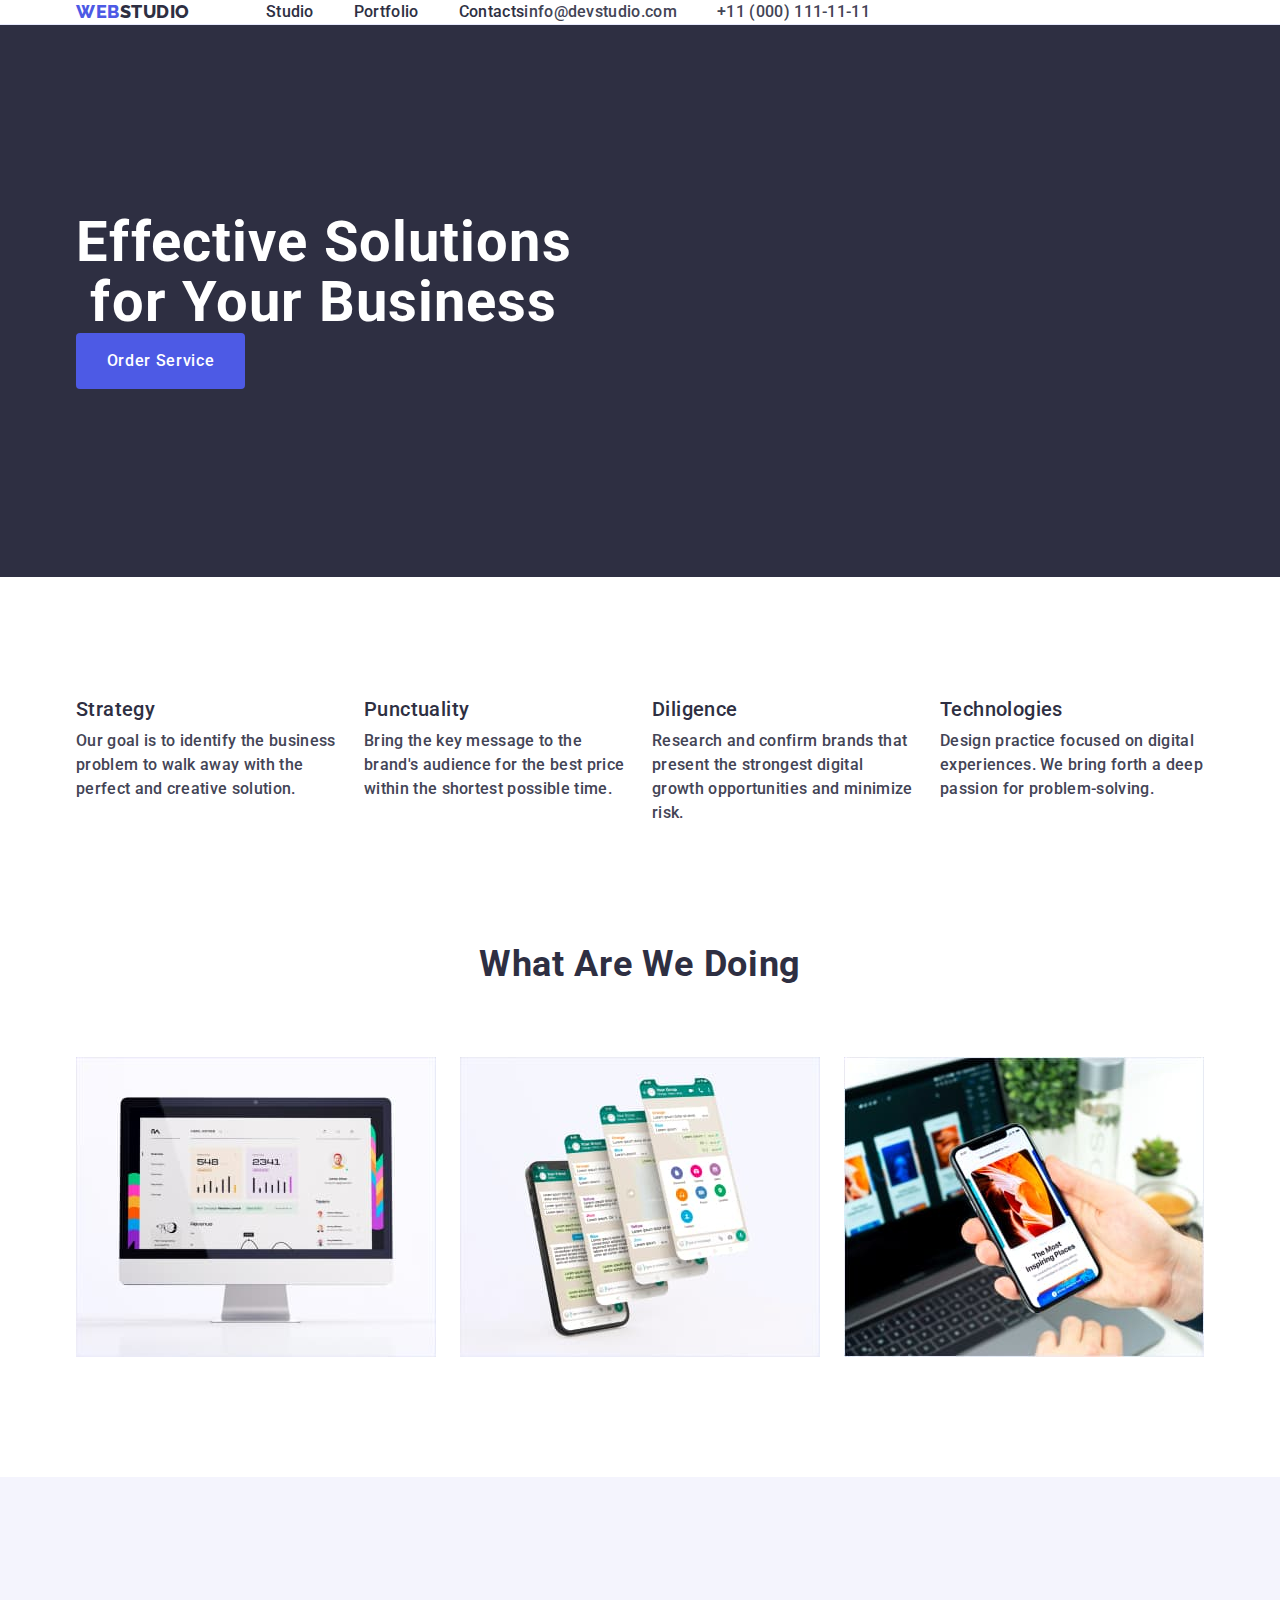
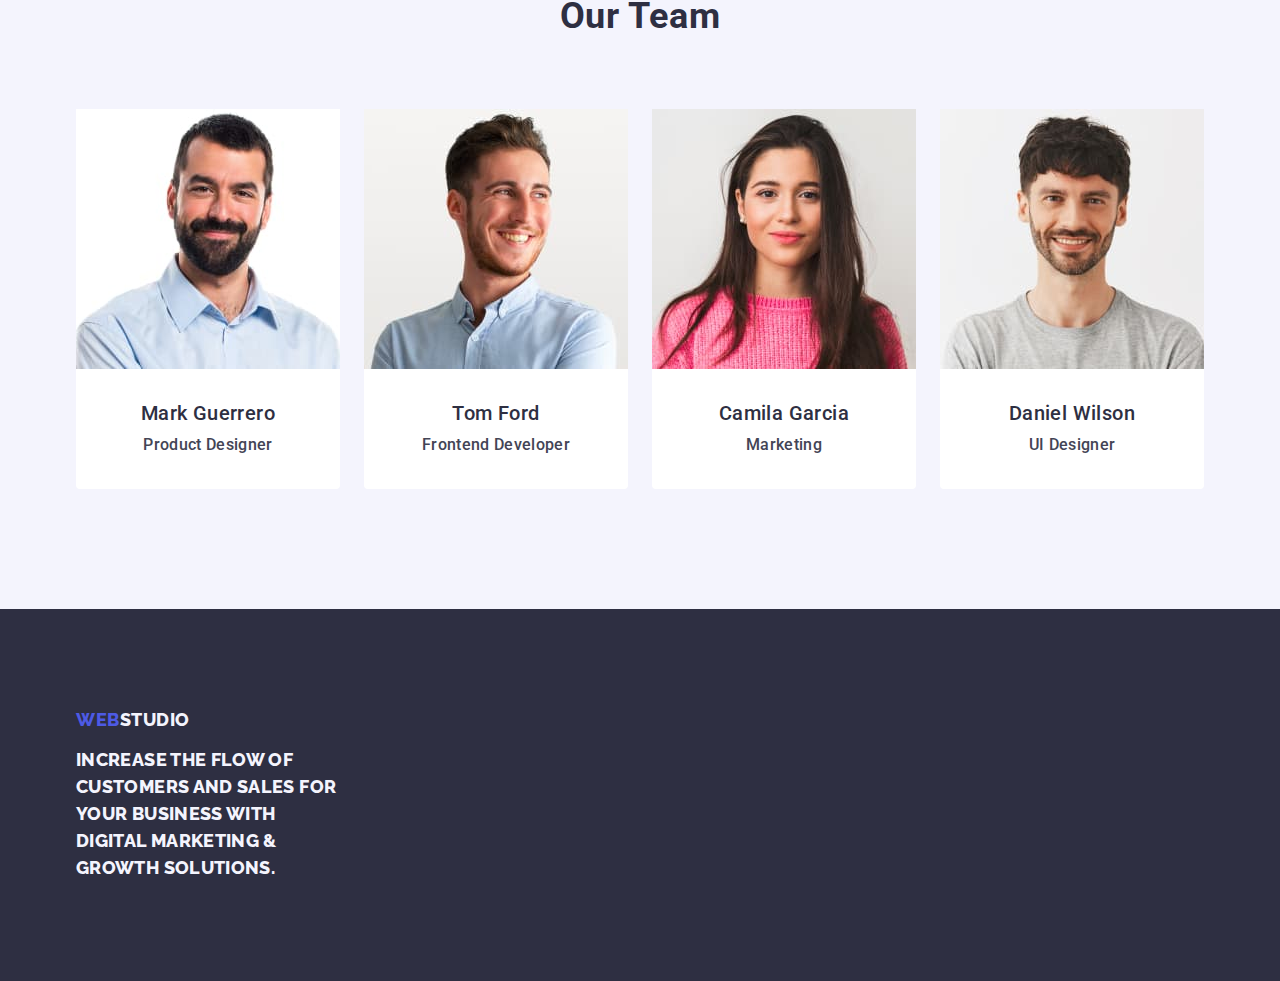
<file: index.html>
<!DOCTYPE html>
<html lang="en">
  <head>
    <meta charset="UTF-8" />
    <meta name="viewport" content="width=device-width, initial-scale=1.0" />
    <title>Document</title>
    <link
      rel="stylesheet"
      href="https://cdn.jsdelivr.net/npm/modern-normalize@2.0.0/modern-normalize.min.css"
    />
    <!-- styles -->
    <link rel="stylesheet" href="./css/style.css" />
    <!-- fonts -->
    <link rel="preconnect" href="https://fonts.googleapis.com" />
    <link rel="preconnect" href="https://fonts.gstatic.com" crossorigin />
    <link
      href="https://fonts.googleapis.com/css2?family=Raleway:wght@800&display=swap"
      rel="stylesheet"
    />
    <!-- roboto -->
    <link rel="preconnect" href="https://fonts.googleapis.com" />
    <link rel="preconnect" href="https://fonts.gstatic.com" crossorigin />
    <link
      href="https://fonts.googleapis.com/css2?family=Roboto:wght@400;500;700;900&display=swap"
      rel="stylesheet"
    />
  </head>
  <body>
    <header class="headder-border-style">
      <div class="headder-container container">
        <nav class="navigation-container">
          <a
            href="./index.html"
            target="_self"
            class="navigation link logo-block"
            >Web<span class="second-logo-part">Studio</span></a
          >
          <ul class="list nav-list-cont">
            <li>
              <a
                href="./index.html"
                target="_self"
                class="first-link-nav link nav-link-box"
              >
                Studio
              </a>
            </li>
            <li>
              <a
                href="./portfolio.html"
                target="_self"
                class="first-link-nav link nav-link-box"
              >
                Portfolio
              </a>
            </li>
            <li>
              <a
                href=""
                target="_self"
                class="first-link-nav link nav-link-box"
              >
                Contacts
              </a>
            </li>
          </ul>
        </nav>
        <address class="address-style">
          <ul class="list address-link-box">
            <li>
              <a
                href="mailto:info@devstudio.com"
                target="_blank"
                class="address-link-style link"
                >info@devstudio.com</a
              >
            </li>
            <li>
              <a
                href="tel:+110001111111"
                target="_blank"
                class="address-link-style link"
              >
                +11 (000) 111-11-11
              </a>
            </li>
          </ul>
        </address>
      </div>
    </header>
    <main>
      <!--hero section-->
      <section class="first-section-style">
        <div class="container">
          <h1 class="first-section-h-first-style first-section-h-box">
            Effective Solutions for Your Business
          </h1>
          <button type="button" class="btn-style hero-section-btn-box">
            Order Service
          </button>
        </div>
      </section>

      <!--benefits Section-->
      <section class="seond-section-container">
        <div class="container">
          <h2 class="visually-hidden">section2</h2>
          <ul class="list second-section-ul-box">
            <li class="second-section-li-box">
              <h3
                class="second-section-h-third-style second-section-h-third-box"
              >
                Strategy
              </h3>
              <p class="second-section-p-style">
                Our goal is to identify the business problem to walk away with
                the perfect and creative solution.
              </p>
            </li>
            <li class="second-section-li-box">
              <h3
                class="second-section-h-third-style second-section-h-third-box"
              >
                Punctuality
              </h3>
              <p class="second-section-p-style">
                Bring the key message to the brand's audience for the best price
                within the shortest possible time.
              </p>
            </li>
            <li class="second-section-li-box">
              <h3
                class="second-section-h-third-style second-section-h-third-box"
              >
                Diligence
              </h3>
              <p class="second-section-p-style">
                Research and confirm brands that present the strongest digital
                growth opportunities and minimize risk.
              </p>
            </li>
            <li class="second-section-li-box">
              <h3
                class="second-section-h-third-style second-section-h-third-box"
              >
                Technologies
              </h3>
              <p class="second-section-p-style">
                Design practice focused on digital experiences. We bring forth a
                deep passion for problem-solving.
              </p>
            </li>
          </ul>
        </div>
      </section>

      <!--what are we doing section-->
      <section class="third-section-container">
        <div class="container">
          <h2 class="third-section-h-second-style third-section-h-box">
            What are we doing
          </h2>
          <ul class="list third-section-ul-box">
            <li class="third-section-li-box">
              <img
                src="./images/whatAreWeDoing-section/monitor.jpg"
                alt="monitor"
                width="360"
                height="300"
              />
            </li>
            <li class="third-section-li-box">
              <img
                src="./images/whatAreWeDoing-section/mobile_windows.jpg"
                alt="mobile windows"
                width="360"
                height="300"
              />
            </li>
            <li class="third-section-li-box">
              <img
                src="./images/whatAreWeDoing-section/phone_in_hand.jpg"
                alt="phone in hand"
                width="360"
                height="300"
              />
            </li>
          </ul>
        </div>
      </section>

      <!--our team section-->
      <section class="fourth-section-style fourth-section-container">
        <div class="container">
          <h2 class="fourth-section-h-styles fourth-section-h-second-box">
            Our Team
          </h2>
          <ul class="list fourth-section-ul-box">
            <li class="fourth-section-li-style fourth-section-li-box">
              <img
                src="./images/ourTeam-section/mark_guerrero.jpg"
                alt="Mark Guerrero"
                width="264"
                height="260"
              />
              <div class="fourth-section-card-info-box">
                <h3
                  class="second-section-h-third-style fourth-section-card-h-box"
                >
                  Mark Guerrero
                </h3>
                <p class="second-section-p-style fourth-section-card-p-box">
                  Product Designer
                </p>
              </div>
            </li>
            <li class="fourth-section-li-style fourth-section-li-box">
              <img
                src="./images/ourTeam-section/tom_ford.jpg"
                alt="Tom Ford"
                width="264"
                height="260"
              />
              <div class="fourth-section-card-info-box">
                <h3
                  class="second-section-h-third-style fourth-section-card-h-box"
                >
                  Tom Ford
                </h3>
                <p class="second-section-p-style fourth-section-card-p-box">
                  Frontend Developer
                </p>
              </div>
            </li>
            <li class="fourth-section-li-style fourth-section-li-box">
              <img
                src="./images/ourTeam-section/camila_garcia.jpg"
                alt="Camila Garcia"
                width="264"
                height="260"
              />
              <div class="fourth-section-card-info-box">
                <h3
                  class="second-section-h-third-style fourth-section-card-h-box"
                >
                  Camila Garcia
                </h3>
                <p class="second-section-p-style fourth-section-card-p-box">
                  Marketing
                </p>
              </div>
            </li>
            <li class="fourth-section-li-style fourth-section-li-box">
              <img
                src="./images/ourTeam-section/daniel_wilson.jpg"
                alt="Daniel Wilson"
                width="264"
                height="260"
              />
              <div class="fourth-section-card-info-box">
                <h3
                  class="second-section-h-third-style fourth-section-card-h-box"
                >
                  Daniel Wilson
                </h3>
                <p class="second-section-p-style fourth-section-card-p-box">
                  UI Designer
                </p>
              </div>
            </li>
          </ul>
        </div>
      </section>
    </main>
    <footer class="footer-style footer-container">
      <div class="container">
        <a
          href="./index.html"
          target="_self"
          class="navigation link footer-link-box"
          >Web<span class="footer-logo-second-part">Studio</span></a
        >
        <p class="navigation footer-paragraph-style footer-p-box">
          Increase the flow of customers and sales for your business with
          digital marketing & growth solutions.
        </p>
      </div>
    </footer>
  </body>
</html>
</file>
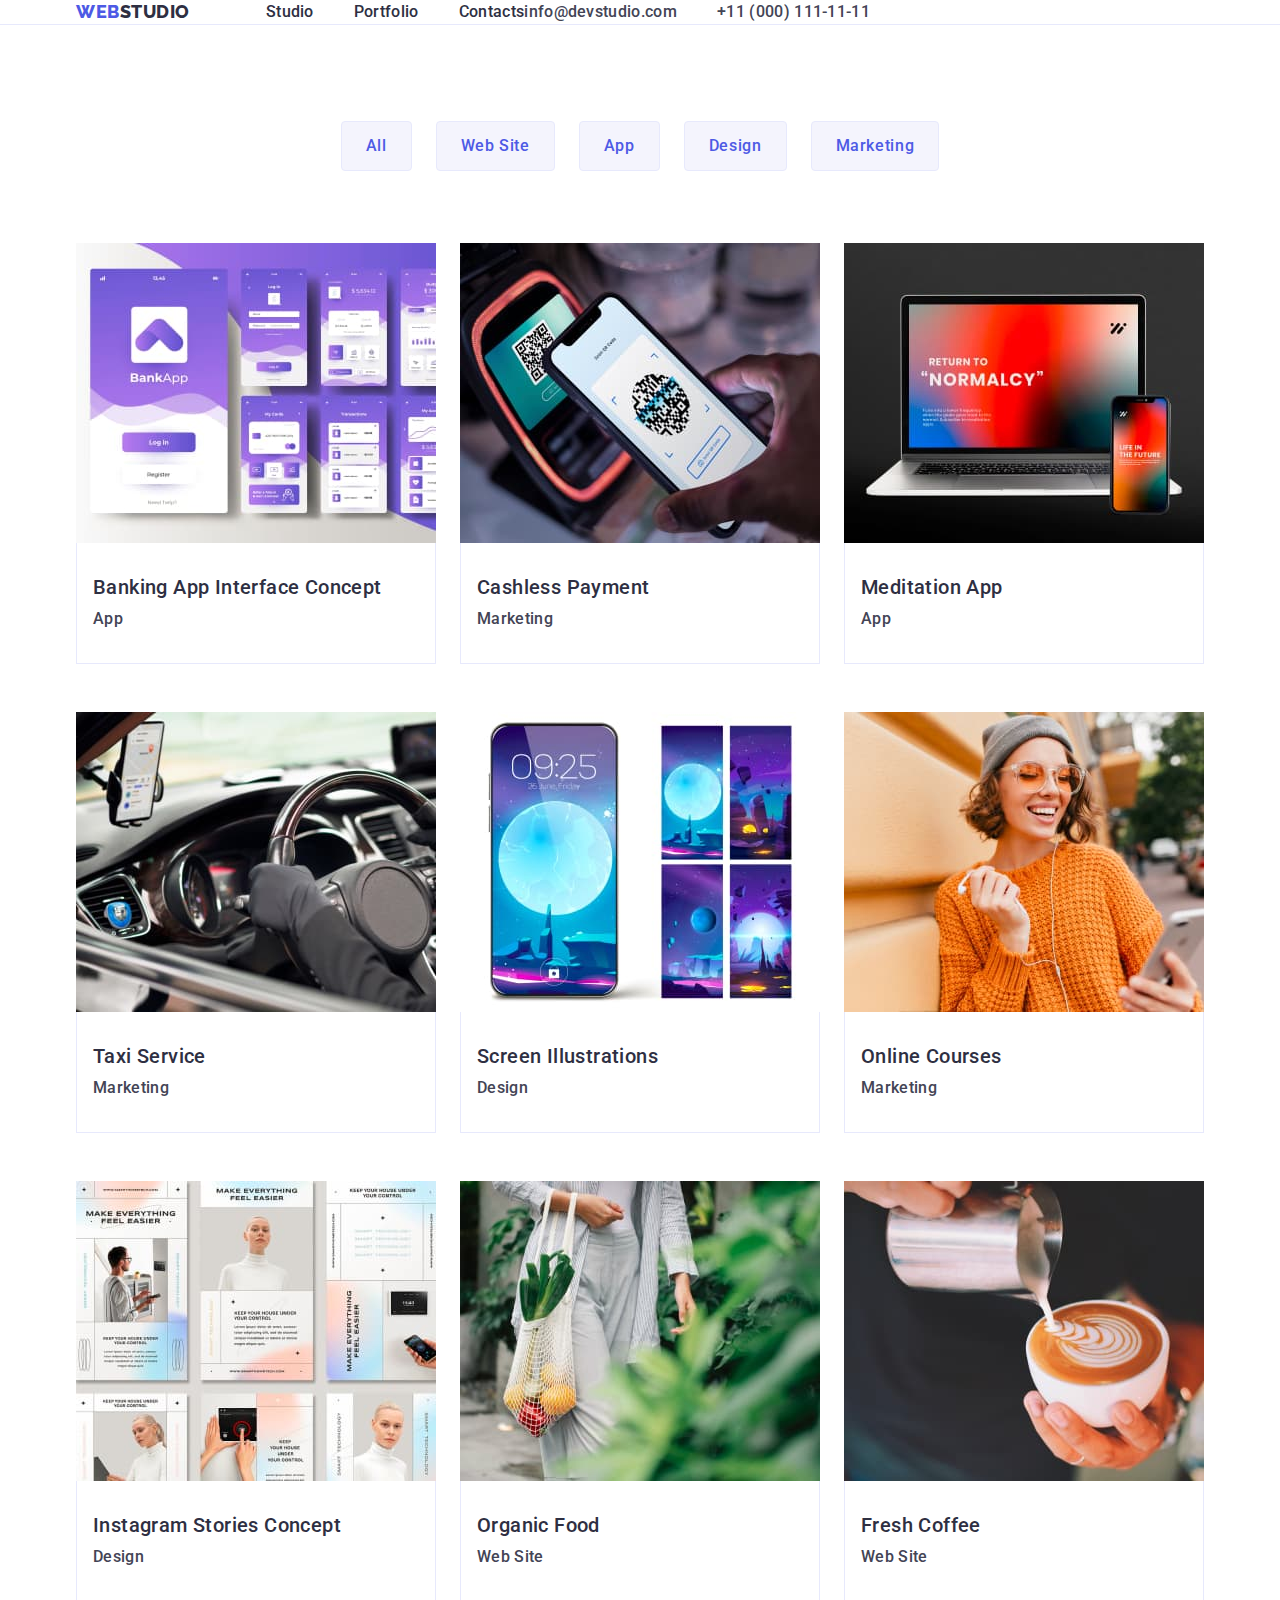
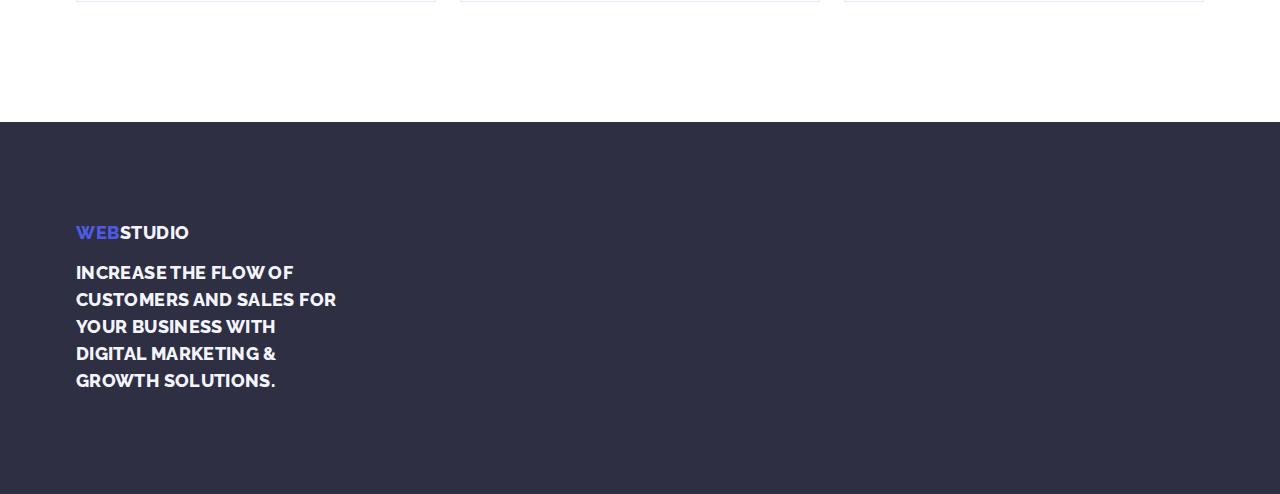
<file: portfolio.html>
<!DOCTYPE html>
<html lang="en">
  <head>
    <meta charset="UTF-8" />
    <meta name="viewport" content="width=device-width, initial-scale=1.0" />
    <title>Document</title>
    <link
      rel="stylesheet"
      href="https://cdn.jsdelivr.net/npm/modern-normalize@2.0.0/modern-normalize.min.css"
    />
    <!-- styles -->
    <link rel="stylesheet" href="./css/style.css" />
    <!-- fonts -->
    <link rel="preconnect" href="https://fonts.googleapis.com" />
    <link rel="preconnect" href="https://fonts.gstatic.com" crossorigin />
    <link
      href="https://fonts.googleapis.com/css2?family=Raleway:wght@800&display=swap"
      rel="stylesheet"
    />
    <!-- roboto -->
    <link rel="preconnect" href="https://fonts.googleapis.com" />
    <link rel="preconnect" href="https://fonts.gstatic.com" crossorigin />
    <link
      href="https://fonts.googleapis.com/css2?family=Roboto:wght@400;500;700;900&display=swap"
      rel="stylesheet"
    />
  </head>
  <body>
    <header class="headder-border-style">
      <div class="headder-container container">
        <nav class="navigation-container">
          <a
            href="./index.html"
            target="_self"
            class="navigation link logo-block"
            >Web<span class="second-logo-part">Studio</span></a
          >
          <ul class="list nav-list-cont">
            <li>
              <a
                href="./index.html"
                target="_self"
                class="first-link-nav link nav-link-box"
              >
                Studio
              </a>
            </li>
            <li>
              <a
                href="./portfolio.html"
                target="_self"
                class="first-link-nav link nav-link-box"
              >
                Portfolio
              </a>
            </li>
            <li>
              <a
                href=""
                target="_self"
                class="first-link-nav link nav-link-box"
              >
                Contacts
              </a>
            </li>
          </ul>
        </nav>
        <address class="address-style">
          <ul class="list address-link-box">
            <li>
              <a
                href="mailto:info@devstudio.com"
                target="_blank"
                class="address-link-style link"
                >info@devstudio.com</a
              >
            </li>
            <li>
              <a
                href="tel:+110001111111"
                target="_blank"
                class="address-link-style link"
              >
                +11 (000) 111-11-11
              </a>
            </li>
          </ul>
        </address>
      </div>
    </header>
    <main>
      <!-- main filling section -->
      <section class="portfolio-hero-section-container">
        <div class="container">
          <h1 class="visually-hidden">first section</h1>
          <ul class="list portfolio-hero-ul-box">
            <li>
              <button
                type="button"
                class="btn-first-style portfolio-hero-frst-btn"
              >
                All
              </button>
            </li>
            <li>
              <button
                type="button"
                class="btn-first-style portfolio-hero-frst-btn"
              >
                Web Site
              </button>
            </li>
            <li>
              <button
                type="button"
                class="btn-first-style portfolio-hero-frst-btn"
              >
                App
              </button>
            </li>
            <li>
              <button
                type="button"
                class="btn-first-style portfolio-hero-frst-btn"
              >
                Design
              </button>
            </li>
            <li>
              <button
                type="button"
                class="btn-first-style portfolio-hero-frst-btn"
              >
                Marketing
              </button>
            </li>
          </ul>
          <!-- rows -->
          <ul class="list portfolio-hero-rows-container">
            <li class="portfolio-hero-li-box">
              <a href="" class="link">
                <img
                  src="./images/portfolio/1row-1.jpg"
                  alt="to many app windows"
                  width="360"
                />
                <div class="portfolio-hero-card-info-box">
                  <h2 class="portfolio-rows-card-style">
                    Banking App Interface Concept
                  </h2>
                  <p class="portfolio-rows-p-style">App</p>
                </div></a
              >
            </li>
            <li class="portfolio-hero-li-box">
              <a href="" class="link">
                <img
                  src="./images/portfolio/1row-2.jpg"
                  alt="paying with phone"
                  width="360"
                />
                <div class="portfolio-hero-card-info-box">
                  <h2 class="portfolio-rows-card-style">Cashless Payment</h2>
                  <p class="portfolio-rows-p-style">Marketing</p>
                </div></a
              >
            </li>
            <li class="portfolio-hero-li-box">
              <a href="" class="link">
                <img
                  src="./images/portfolio/1row-3.jpg"
                  alt="laptop with phone"
                  width="360"
                />
                <div class="portfolio-hero-card-info-box">
                  <h2 class="portfolio-rows-card-style">Meditation App</h2>
                  <p class="portfolio-rows-p-style">App</p>
                </div></a
              >
            </li>
            <li class="portfolio-hero-li-box">
              <a href="" class="link">
                <img
                  src="./images/portfolio/2row-1.jpg"
                  alt="phone on drive stand"
                  width="360"
                />
                <div class="portfolio-hero-card-info-box">
                  <h2 class="portfolio-rows-card-style">Taxi Service</h2>
                  <p class="portfolio-rows-p-style">Marketing</p>
                </div></a
              >
            </li>
            <li class="portfolio-hero-li-box">
              <a href="" class="link">
                <img
                  src="./images/portfolio/2row-2.jpg"
                  alt="wallpapper array"
                  width="360"
                />
                <div class="portfolio-hero-card-info-box">
                  <h2 class="portfolio-rows-card-style">
                    Screen Illustrations
                  </h2>
                  <p class="portfolio-rows-p-style">Design</p>
                </div></a
              >
            </li>
            <li class="portfolio-hero-li-box">
              <a href="" class="link">
                <img
                  src="./images/portfolio/2row-3.jpg"
                  alt="girl with garniture"
                  width="360"
                />
                <div class="portfolio-hero-card-info-box">
                  <h2 class="portfolio-rows-card-style">Online Courses</h2>
                  <p class="portfolio-rows-p-style">Marketing</p>
                </div></a
              >
            </li>
            <li class="portfolio-hero-li-box">
              <a href="" class="link">
                <img
                  src="./images/portfolio/3row-1.jpg"
                  alt="examples style"
                  width="360"
                />
                <div class="portfolio-hero-card-info-box">
                  <h2 class="portfolio-rows-card-style">
                    Instagram Stories Concept
                  </h2>
                  <p class="portfolio-rows-p-style">Design</p>
                </div></a
              >
            </li>
            <li class="portfolio-hero-li-box">
              <a href="" class="link">
                <img
                  src="./images/portfolio/3row-2.jpg"
                  alt="healthy food in bag"
                  width="360"
                />
                <div class="portfolio-hero-card-info-box">
                  <h2 class="portfolio-rows-card-style">Organic Food</h2>
                  <p class="portfolio-rows-p-style">Web Site</p>
                </div></a
              >
            </li>
            <li class="portfolio-hero-li-box">
              <a href="" class="link">
                <img
                  src="./images/portfolio/3row-3.jpg"
                  alt="barista create a pain"
                  width="360"
                />
                <div class="portfolio-hero-card-info-box">
                  <h2 class="portfolio-rows-card-style">Fresh Coffee</h2>
                  <p class="portfolio-rows-p-style">Web Site</p>
                </div></a
              >
            </li>
          </ul>
        </div>
      </section>
    </main>
    <footer class="footer-style footer-container">
      <div class="container">
        <a
          href="./index.html"
          target="_self"
          class="navigation link footer-link-box"
          >Web<span class="footer-logo-second-part">Studio</span></a
        >
        <p class="navigation footer-paragraph-style footer-p-box">
          Increase the flow of customers and sales for your business with
          digital marketing & growth solutions.
        </p>
      </div>
    </footer>
  </body>
</html>
</file>
<file: css/style.css>
/* common styles */
:root {
  --primary-font-color: #ffffff;
  --primary-text-color: #434455;
  --primary-brand-color: #404bbf;
  --logo-color: #4d5ae5;
  --primary-link-color: #2e2f42;
  --bg-btn-color: #f4f4fd;
  --portfolio-frst-btn-color: #e7e9fc;
}

body {
  font-family: 'Raleway', sans-serif;
  font-family: 'Roboto', sans-serif;
  font-family: 'Roboto', sans-serif;
  color: #434455;
  background-color: var(--primary-font-color);
  font-size: 14px;
  font-weight: 500;
  line-height: 1.5;
}

*,
*::before,
*::after {
  box-sizing: border-box;
  margin: 0;
}

img {
  display: block;
}

h1,
h2,
h3,
h4,
h5,
h6,
p {
  margin-top: 0;
  margin-bottom: 0;
}

ul,
ol {
  margin-top: 0;
  margin-bottom: 0;
  padding-left: 0;
}

.container {
  width: 1158px;
  margin: 0 auto;
  padding: 0 15px;
}

/* headder */
.headder-border-style {
  border-bottom: 1px solid #e7e9fc;
}

.headder-container {
  display: flex;
}

.navigation-container {
  display: flex;
  align-items: center;
}

.logo-block {
  margin-right: 76px;
}

.nav-list-cont {
  display: flex;
  gap: 40px;
}

.navigation {
  font-family: 'Raleway', sans-serif;
  font-weight: 800;
  font-size: 18px;
  line-height: 1.17;
  letter-spacing: 0.03em;
  text-transform: uppercase;
  color: var(--logo-color);
}

.nav-link-box {
  padding: 24px 0;
}

.link {
  text-decoration: none;
}

.second-logo-part {
  color: var(--primary-link-color);
}

.list {
  list-style: none;
}

.first-link-nav {
  font-weight: 500;
  font-size: 16px;
  line-height: 1.5;
  letter-spacing: 0.02em;
  color: var(--primary-link-color);
}

.first-link-nav:hover,
.first-link-nav:focus {
  color: var(--primary-brand-color);
}

.address-style {
  font-style: normal;
}

.address-link-style {
  font-size: 16px;
  line-height: 1.5;
  letter-spacing: 0.02em;
  color: var(--primary-text-color);
}

.address-link-box {
  display: flex;
  gap: 40px;
}

.address-link-style:hover,
.address-link-style:focus {
  color: #404bbf;
}

/* main */
.first-section-style {
  padding: 188px 0;
  background-color: var(--primary-link-color);
}

/* hero section */
.first-section-h-first-style {
  font-size: 56px;
  line-height: 1.07;
  text-align: center;
  letter-spacing: 0.02em;
  color: #ffffff;
}

.first-section-h-box {
  max-width: 496px;
}

.hero-section-btn-box {
  display: block;
  min-width: 169px;
  height: 56px;
  border: none;
  background-color: var(--logo-color);
  border-radius: 4px;
  cursor: pointer;
}

/* second section */
.seond-section-container {
  padding: 120px 0;
}

.visually-hidden {
  position: absolute;
  width: 1px;
  height: 1px;
  margin: -1px;
  border: 0;
  padding: 0;

  white-space: nowrap;
  clip-path: inset(100%);
  clip: rect(0 0 0 0);
  overflow: hidden;
}

.second-section-ul-box {
  display: flex;
  gap: 24px;
}

.second-section-li-box {
  width: calc((100% - 72px) / 4);
}

.second-section-h-third-style {
  font-weight: 500;
  font-size: 20px;
  line-height: 1.2;
  letter-spacing: 0.02em;
  color: var(--primary-link-color);
}

.second-section-h-third-box {
  margin-bottom: 8px;
}

.second-section-p-style {
  font-size: 16px;
  letter-spacing: 0.02em;
}
/* third section */
.third-section-container {
  padding-bottom: 120px;
}

.third-section-h-second-style {
  font-size: 36px;
  line-height: 1.11;
  text-align: center;
  letter-spacing: 0.02em;
  text-transform: capitalize;
  color: var(--primary-link-color);
}

.third-section-h-box {
  margin-bottom: 72px;
}

.third-section-ul-box {
  display: flex;
  gap: 24px;
}

.third-section-li-box {
  width: calc((100% - 48px) / 3);
}

/* fourth section */
.fourth-section-container {
  padding: 120px 0;
}

.fourth-section-h-second-box {
  margin-bottom: 72px;
}

.fourth-section-ul-box {
  display: flex;
  gap: 24px;
}

.fourth-section-li-box {
  width: calc((100% - 72px) / 4);
  border-radius: 0 0 4px 4px;
}

.fourth-section-card-info-box {
  padding: 32px 16px;
}

.fourth-section-card-h-box {
  text-align: center;
  margin-bottom: 8px;
}

.fourth-section-card-p-box {
  text-align: center;
}

.fourth-section-style {
  background-color: #f4f4fd;
}

.fourth-section-h-styles {
  font-size: 36px;
  line-height: 1.11;
  text-align: center;
  letter-spacing: 0.02em;
  text-transform: capitalize;
  color: var(--primary-link-color);
}

.fourth-section-li-style {
  background-color: #ffffff;
}

/* portfolio page */
.portfolio-hero-section-container {
  padding-top: 96px;
  padding-bottom: 120px;
}

.portfolio-hero-ul-box {
  display: flex;
  justify-content: center;
  gap: 24px;
  margin-bottom: 72px;
}

.portfolio-rows-card-style {
  font-weight: 500;
  font-size: 20px;
  line-height: 1.2;
  letter-spacing: 0.02em;
  color: var(--primary-link-color);
  margin-bottom: 8px;
}
.portfolio-rows-p-style {
  font-size: 16px;
  line-height: 1.5;
  letter-spacing: 0.02em;
  color: var(--primary-text-color);
}

.portfolio-hero-rows-container {
  display: flex;
  flex-wrap: wrap;
  column-gap: 24px;
  row-gap: 48px;
}

.portfolio-hero-li-box {
  width: calc((100% - 48px) / 3);
}

.portfolio-hero-card-info-box {
  padding: 32px 16px;
  border: 1px solid #e7e9fc;
  border-top: none;
}

/* .portfolio-hero-card-h-box {
} */

/* btn-section */
.portfolio-hero-frst-btn {
  padding: 12px 24px;
  border: 1px solid var(--portfolio-frst-btn-color);
  border-radius: 4px;
}

.portfolio-hero-frst-btn:hover,
.portfolio-hero-frst-btn:focus {
  border: 1px solid transparent;
}

.btn-style {
  background-color: #4d5ae5;
  font-family: 'Roboto', sans-serif;
  font-weight: 500;
  font-size: 16px;
  line-height: 1.5;
  letter-spacing: 0.04em;
  color: #ffffff;
}

.btn-style:hover,
.btn-style:focus {
  background-color: #404bbf;
  cursor: pointer;
}

.btn-first-style {
  font-family: 'Roboto', sans-serif;
  font-weight: 500;
  font-size: 16px;
  line-height: 1.5;
  letter-spacing: 0.04em;
  color: var(--logo-color);
  background-color: var(--bg-btn-color);
}

.btn-first-style:hover,
.btn-first-style:focus {
  color: #ffffff;
  background-color: #404bbf;
  cursor: pointer;
}

/* footer */
.footer-container {
  padding: 100px 0;
}

.footer-link-box {
  display: inline-block;
  margin-bottom: 16px;
}

.footer-p-box {
  max-width: 264px;
}

.footer-style {
  background-color: var(--primary-link-color);
}

.footer-logo-second-part {
  color: var(--bg-btn-color);
}

.footer-paragraph-style {
  color: var(--bg-btn-color);
  letter-spacing: 0.02em;
  line-height: 1.5;
}
</file>
